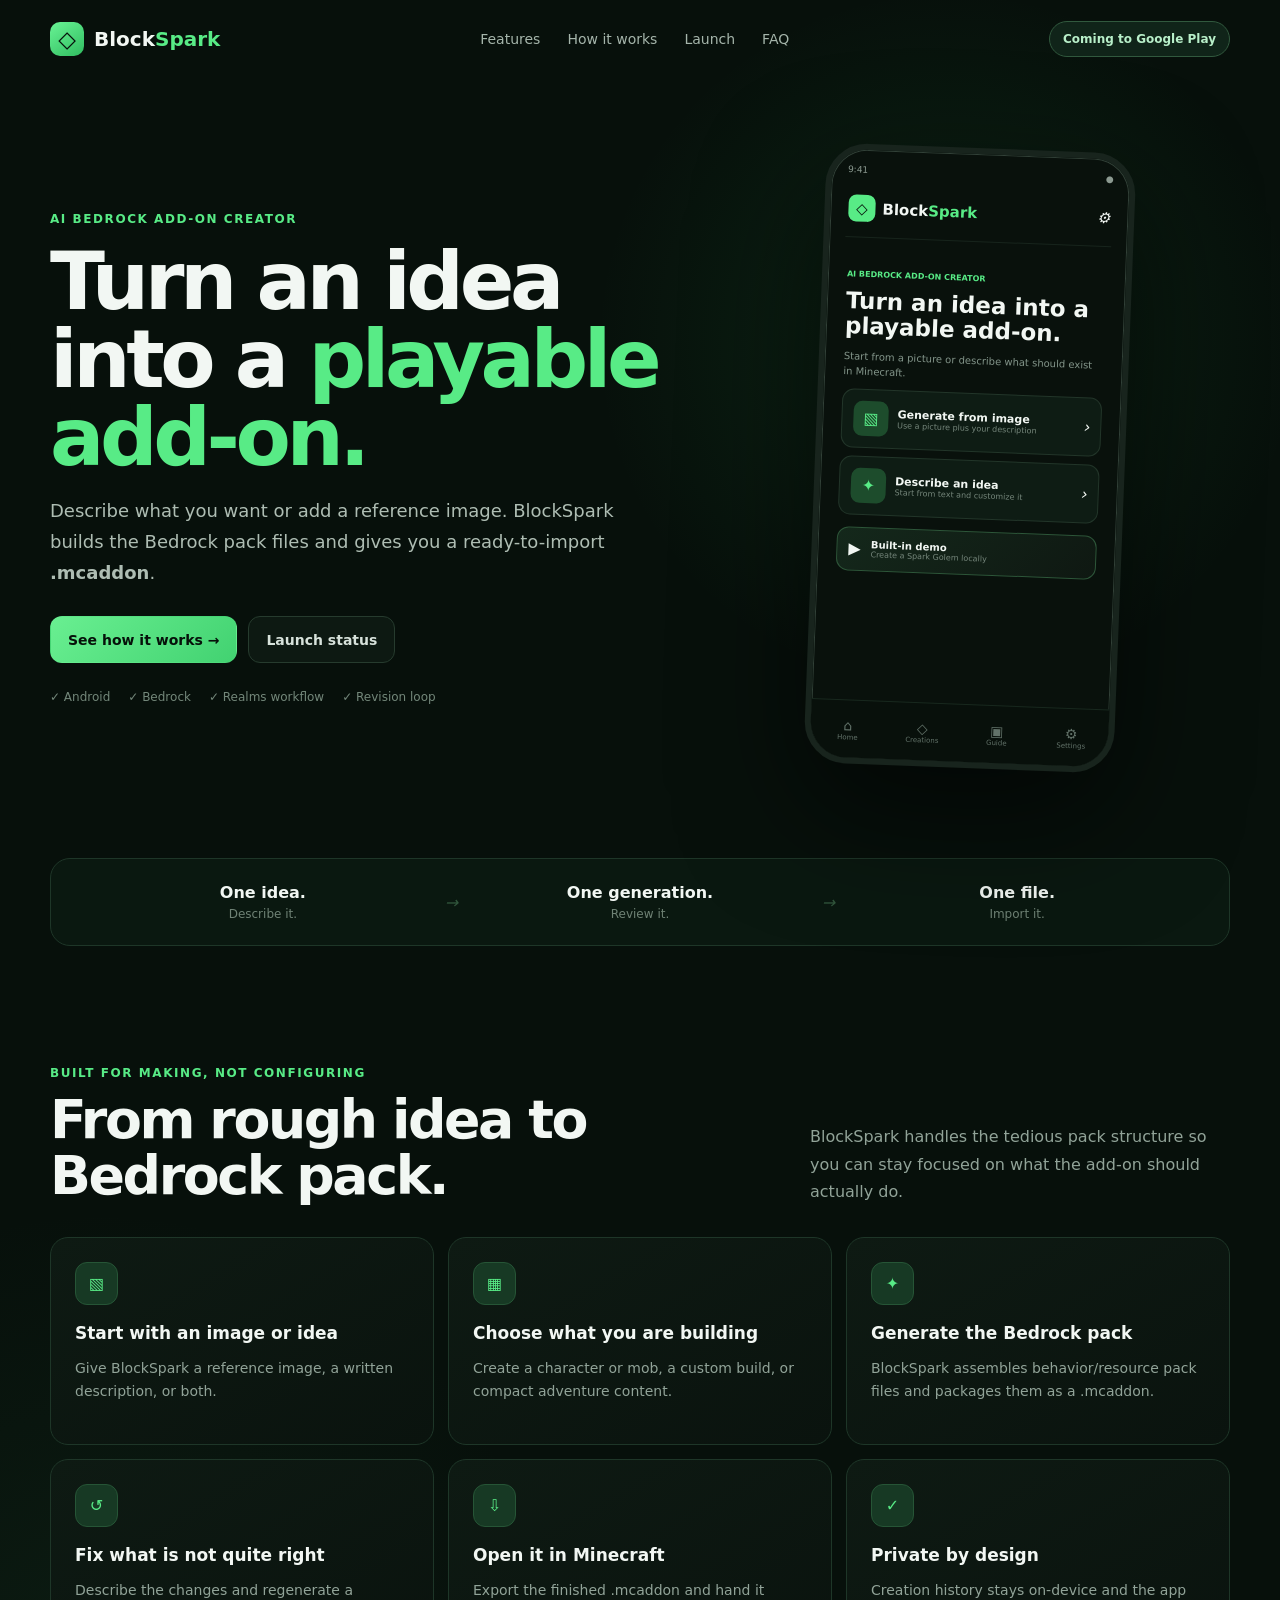
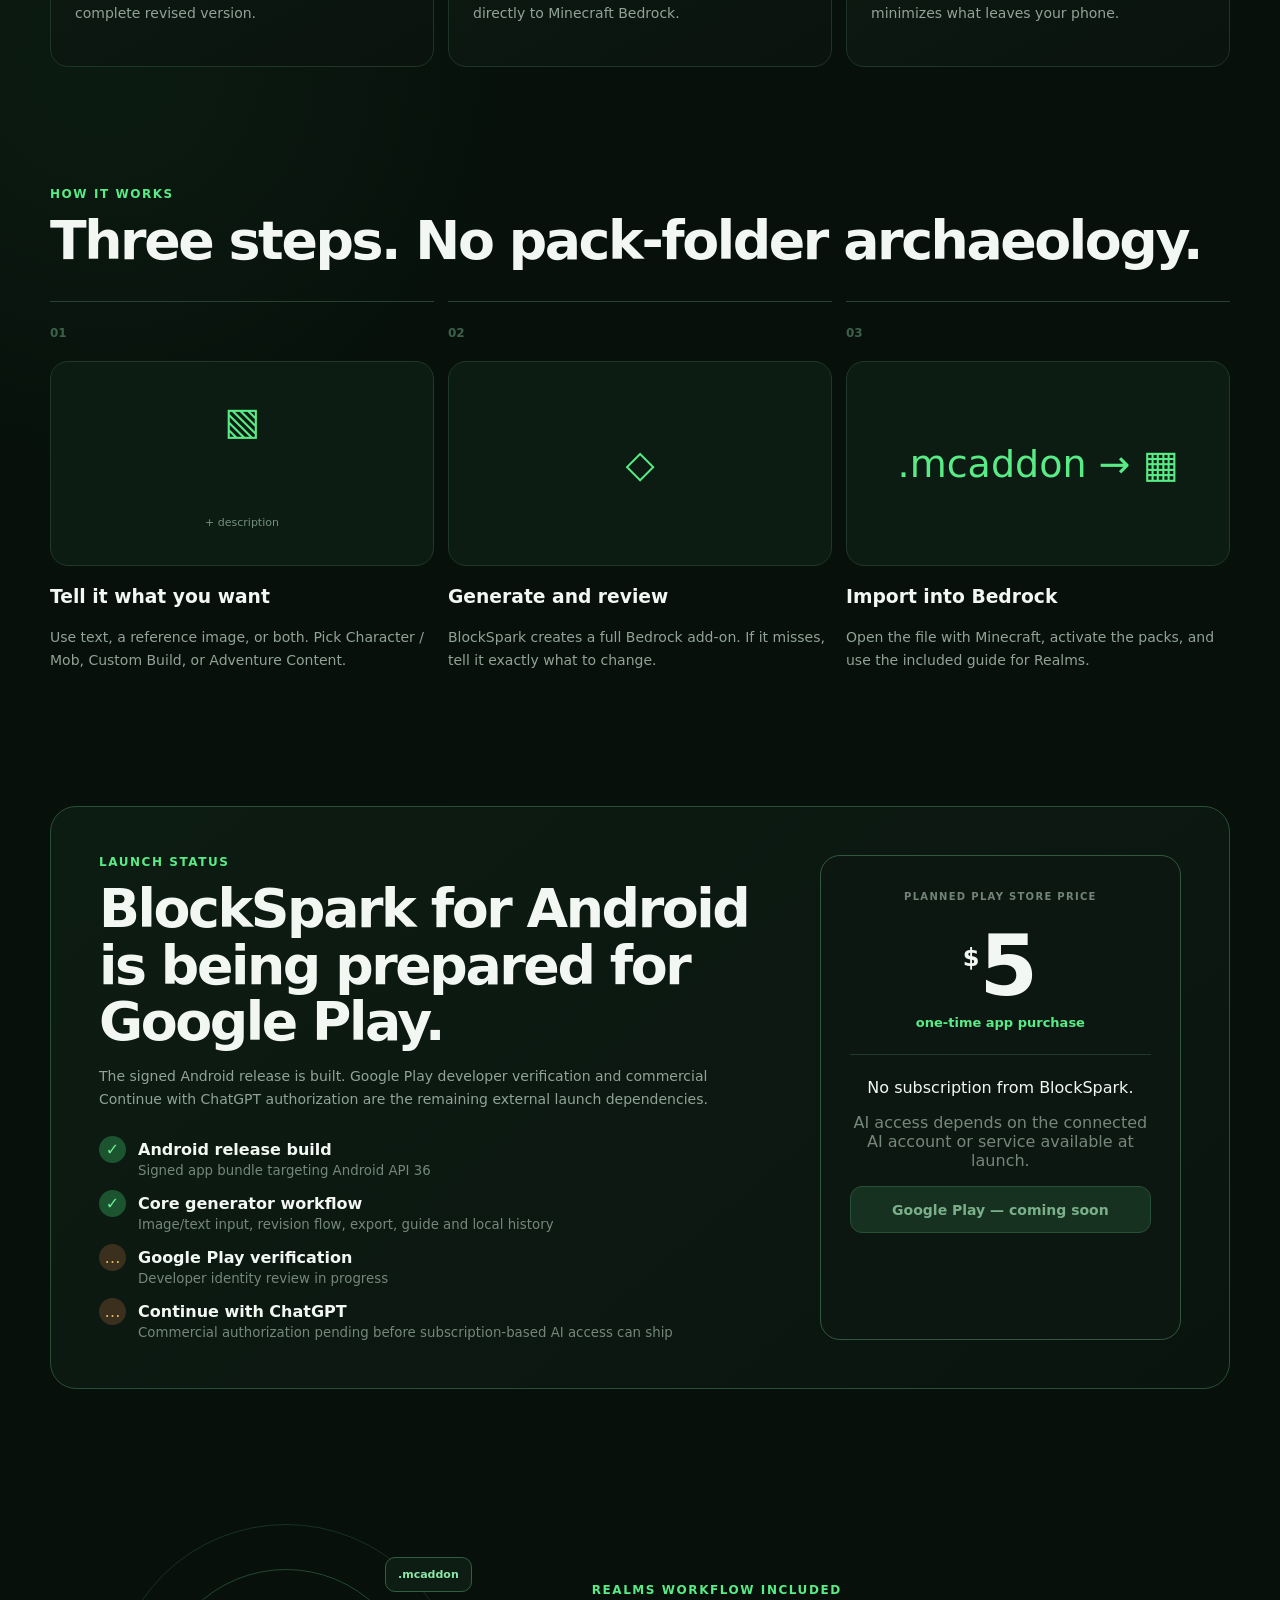
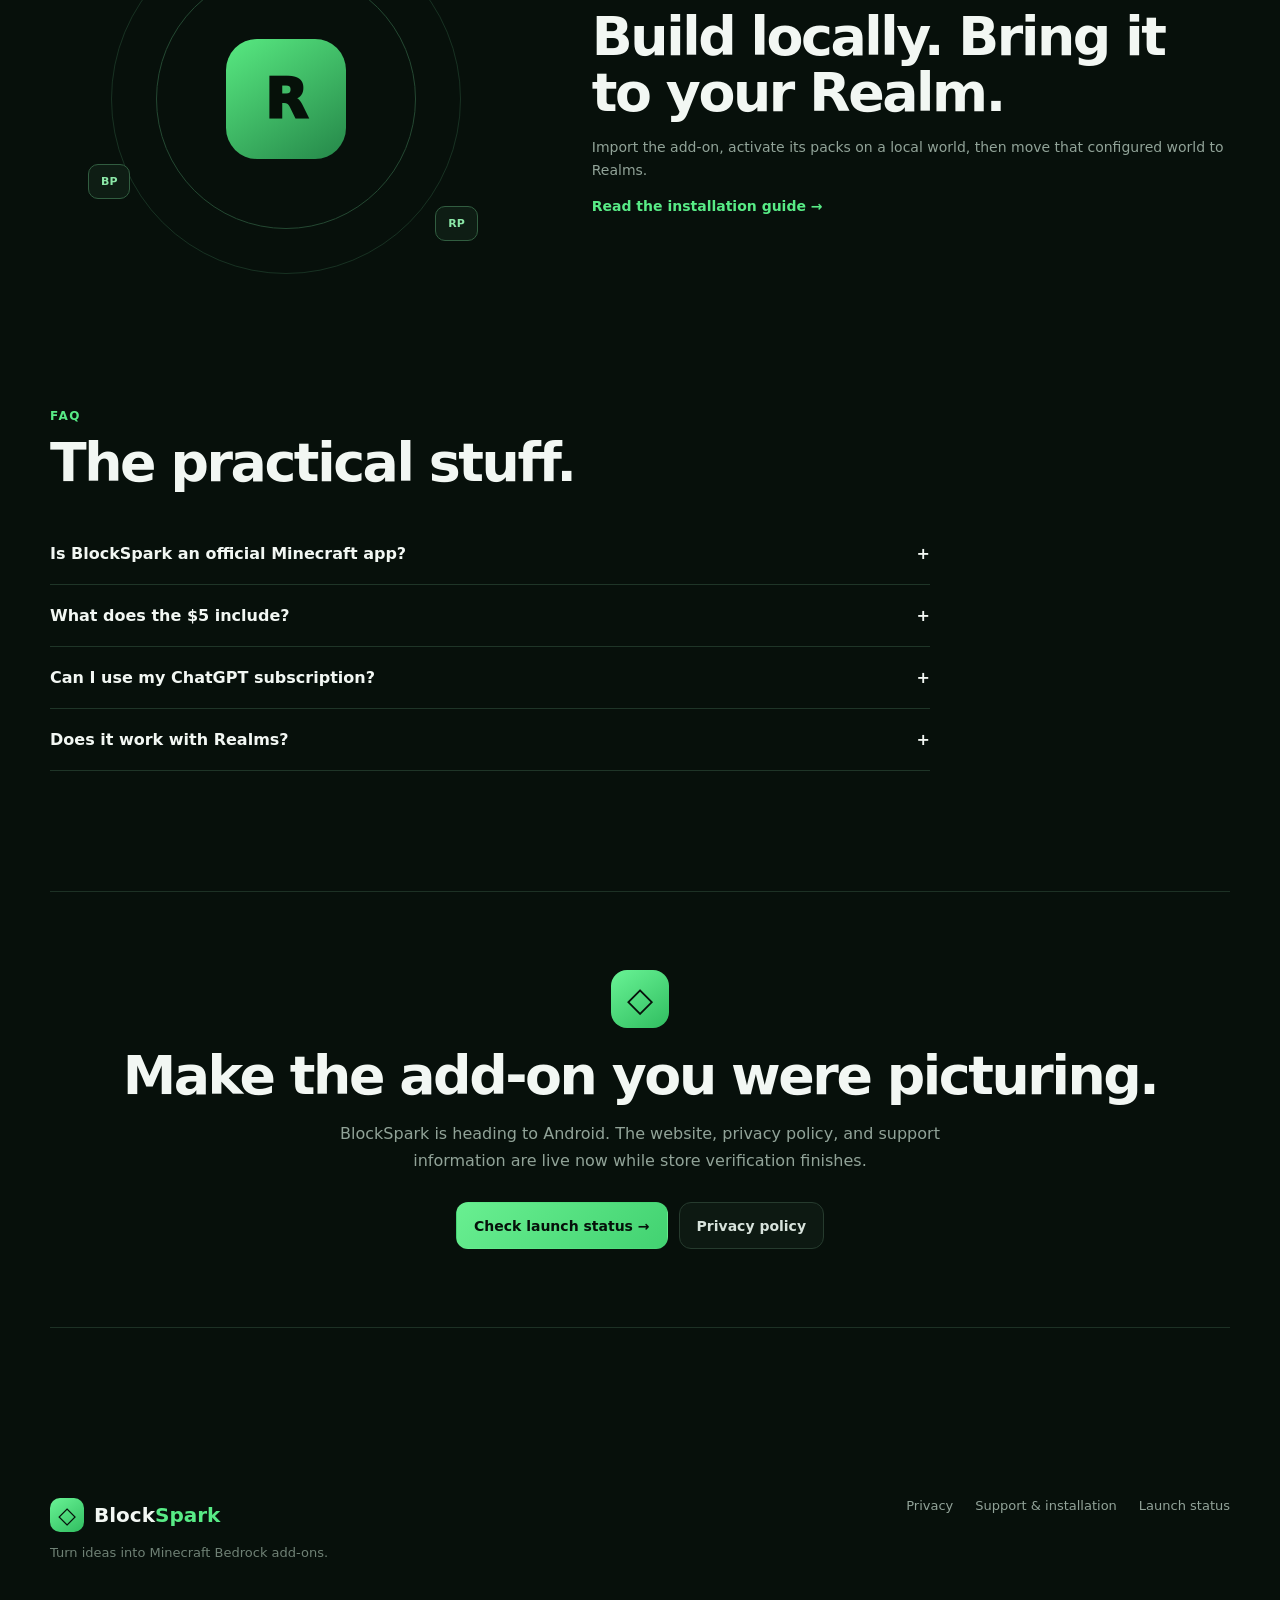
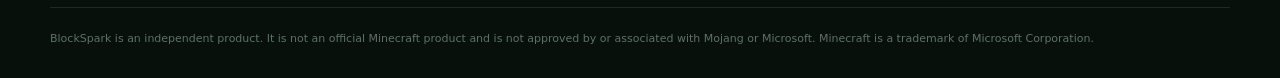
<file: index.html>
<!doctype html>
<html lang="en">
<head>
<meta charset="utf-8">
<meta name="viewport" content="width=device-width,initial-scale=1">
<title>BlockSpark — Turn ideas into Minecraft Bedrock add-ons</title>
<meta name="description" content="BlockSpark turns a written idea or reference image into a ready-to-import Minecraft Bedrock .mcaddon.">
<link rel="stylesheet" href="styles.css">
</head>
<body>
<header class="top">
  <a class="brand" href="./"><span class="mark">◇</span><span>Block<b>Spark</b></span></a>
  <nav><a href="#features">Features</a><a href="#how">How it works</a><a href="#launch">Launch</a><a href="#faq">FAQ</a></nav>
  <a class="pill" href="#launch">Coming to Google Play</a>
</header>
<main>
<section class="hero">
  <div class="copy">
    <div class="eyebrow">AI BEDROCK ADD-ON CREATOR</div>
    <h1>Turn an idea into a <span>playable add-on.</span></h1>
    <p>Describe what you want or add a reference image. BlockSpark builds the Bedrock pack files and gives you a ready-to-import <strong>.mcaddon</strong>.</p>
    <div class="actions"><a class="btn primary" href="#how">See how it works →</a><a class="btn" href="#launch">Launch status</a></div>
    <div class="proof"><span>✓ Android</span><span>✓ Bedrock</span><span>✓ Realms workflow</span><span>✓ Revision loop</span></div>
  </div>
  <div class="phonewrap">
    <div class="phone">
      <div class="status">9:41 <span>●</span></div>
      <div class="appbrand"><span class="mini">◇</span><b>Block<span>Spark</span></b><i>⚙</i></div>
      <div class="inside">
        <small>AI BEDROCK ADD-ON CREATOR</small>
        <h3>Turn an idea into a playable add-on.</h3>
        <p>Start from a picture or describe what should exist in Minecraft.</p>
        <div class="appcard"><span>▧</span><div><b>Generate from image</b><small>Use a picture plus your description</small></div><i>›</i></div>
        <div class="appcard"><span>✦</span><div><b>Describe an idea</b><small>Start from text and customize it</small></div><i>›</i></div>
        <div class="demo"><span>▶</span><div><b>Built-in demo</b><small>Create a Spark Golem locally</small></div></div>
      </div>
      <div class="bottomnav"><span>⌂<small>Home</small></span><span>◇<small>Creations</small></span><span>▣<small>Guide</small></span><span>⚙<small>Settings</small></span></div>
    </div>
  </div>
</section>

<section class="strip">
  <div><b>One idea.</b><span>Describe it.</span></div><i>→</i>
  <div><b>One generation.</b><span>Review it.</span></div><i>→</i>
  <div><b>One file.</b><span>Import it.</span></div>
</section>

<section class="section" id="features">
  <div class="head"><div><div class="eyebrow">BUILT FOR MAKING, NOT CONFIGURING</div><h2>From rough idea to Bedrock pack.</h2></div><p>BlockSpark handles the tedious pack structure so you can stay focused on what the add-on should actually do.</p></div>
  <div class="grid">
    <article><div class="ico">▧</div><h3>Start with an image or idea</h3><p>Give BlockSpark a reference image, a written description, or both.</p></article>
    <article><div class="ico">▦</div><h3>Choose what you are building</h3><p>Create a character or mob, a custom build, or compact adventure content.</p></article>
    <article><div class="ico">✦</div><h3>Generate the Bedrock pack</h3><p>BlockSpark assembles behavior/resource pack files and packages them as a .mcaddon.</p></article>
    <article><div class="ico">↺</div><h3>Fix what is not quite right</h3><p>Describe the changes and regenerate a complete revised version.</p></article>
    <article><div class="ico">⇩</div><h3>Open it in Minecraft</h3><p>Export the finished .mcaddon and hand it directly to Minecraft Bedrock.</p></article>
    <article><div class="ico">✓</div><h3>Private by design</h3><p>Creation history stays on-device and the app minimizes what leaves your phone.</p></article>
  </div>
</section>

<section class="section" id="how">
  <div class="head"><div><div class="eyebrow">HOW IT WORKS</div><h2>Three steps. No pack-folder archaeology.</h2></div></div>
  <div class="steps">
    <article><b class="num">01</b><div class="art">▧ <small>+ description</small></div><h3>Tell it what you want</h3><p>Use text, a reference image, or both. Pick Character / Mob, Custom Build, or Adventure Content.</p></article>
    <article><b class="num">02</b><div class="art">◇</div><h3>Generate and review</h3><p>BlockSpark creates a full Bedrock add-on. If it misses, tell it exactly what to change.</p></article>
    <article><b class="num">03</b><div class="art">.mcaddon → ▦</div><h3>Import into Bedrock</h3><p>Open the file with Minecraft, activate the packs, and use the included guide for Realms.</p></article>
  </div>
</section>

<section class="section launch" id="launch">
  <div>
    <div class="eyebrow">LAUNCH STATUS</div>
    <h2>BlockSpark for Android is being prepared for Google Play.</h2>
    <p>The signed Android release is built. Google Play developer verification and commercial Continue with ChatGPT authorization are the remaining external launch dependencies.</p>
    <div class="statuses">
      <div><span class="ok">✓</span><b>Android release build</b><small>Signed app bundle targeting Android API 36</small></div>
      <div><span class="ok">✓</span><b>Core generator workflow</b><small>Image/text input, revision flow, export, guide and local history</small></div>
      <div><span class="wait">…</span><b>Google Play verification</b><small>Developer identity review in progress</small></div>
      <div><span class="wait">…</span><b>Continue with ChatGPT</b><small>Commercial authorization pending before subscription-based AI access can ship</small></div>
    </div>
  </div>
  <aside class="price">
    <small>PLANNED PLAY STORE PRICE</small>
    <div><sup>$</sup>5</div>
    <strong>one-time app purchase</strong>
    <hr>
    <p>No subscription from BlockSpark.</p>
    <p class="muted">AI access depends on the connected AI account or service available at launch.</p>
    <span class="btn disabled">Google Play — coming soon</span>
  </aside>
</section>

<section class="section realms">
  <div class="realmvisual"><div class="orbit one"></div><div class="orbit two"></div><div class="core">R</div><span class="chip a">.mcaddon</span><span class="chip b">BP</span><span class="chip c">RP</span></div>
  <div><div class="eyebrow">REALMS WORKFLOW INCLUDED</div><h2>Build locally. Bring it to your Realm.</h2><p>Import the add-on, activate its packs on a local world, then move that configured world to Realms.</p><a class="link" href="support/">Read the installation guide →</a></div>
</section>

<section class="section" id="faq">
  <div class="head"><div><div class="eyebrow">FAQ</div><h2>The practical stuff.</h2></div></div>
  <div class="faq">
    <details><summary>Is BlockSpark an official Minecraft app?<span>+</span></summary><p>No. BlockSpark is an independent creation tool and is not approved by, sponsored by, or associated with Mojang or Microsoft.</p></details>
    <details><summary>What does the $5 include?<span>+</span></summary><p>The planned Play Store price is a one-time $5 purchase for the Android app. AI service access is separate from the app purchase.</p></details>
    <details><summary>Can I use my ChatGPT subscription?<span>+</span></summary><p>That is the launch target. Continue with ChatGPT support is being prepared so eligible users can connect without pasting an API key. Commercial authorization from OpenAI is currently pending.</p></details>
    <details><summary>Does it work with Realms?<span>+</span></summary><p>Yes. Activate the generated packs on a local Bedrock world first, then upload or replace the Realm world with that configured world.</p></details>
  </div>
</section>

<section class="final"><span class="mark big">◇</span><h2>Make the add-on you were picturing.</h2><p>BlockSpark is heading to Android. The website, privacy policy, and support information are live now while store verification finishes.</p><div class="actions center"><a class="btn primary" href="#launch">Check launch status →</a><a class="btn" href="privacy/">Privacy policy</a></div></section>
</main>
<footer>
  <div class="footmain"><div><a class="brand" href="./"><span class="mark">◇</span><span>Block<b>Spark</b></span></a><p>Turn ideas into Minecraft Bedrock add-ons.</p></div><div class="footlinks"><a href="privacy/">Privacy</a><a href="support/">Support & installation</a><a href="#launch">Launch status</a></div></div>
  <div class="legal">BlockSpark is an independent product. It is not an official Minecraft product and is not approved by or associated with Mojang or Microsoft. Minecraft is a trademark of Microsoft Corporation.</div>
</footer>
</body>
</html>
</file>
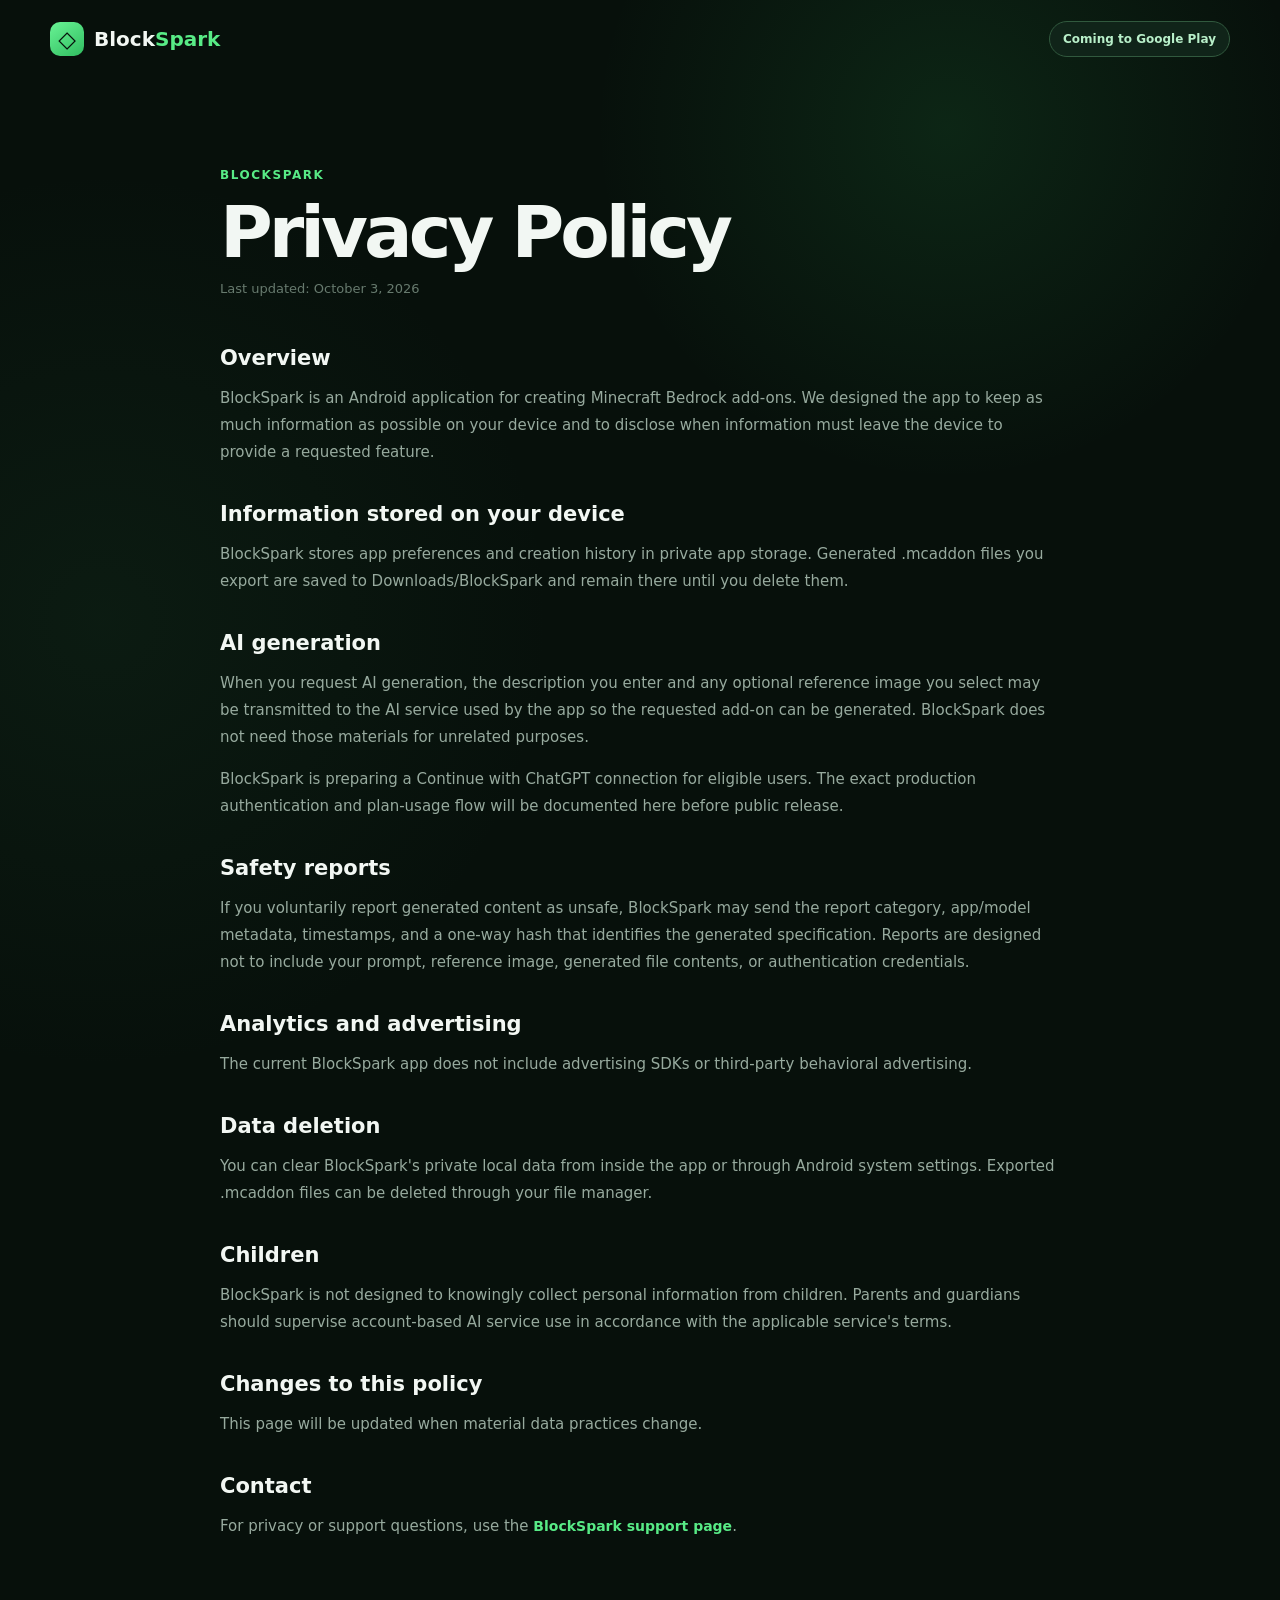
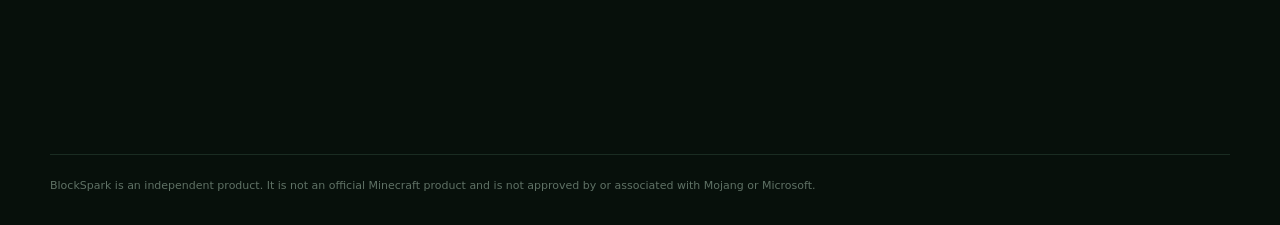
<file: privacy/index.html>
<!doctype html><html lang="en"><head><meta charset="utf-8"><meta name="viewport" content="width=device-width,initial-scale=1"><title>Privacy Policy — BlockSpark</title><link rel="stylesheet" href="../styles.css"></head><body><header class="top"><a class="brand" href="../"><span class="mark">◇</span><span>Block<b>Spark</b></span></a><a class="pill" href="../#launch">Coming to Google Play</a></header><main class="legalpage"><div class="eyebrow">BLOCKSPARK</div><h1>Privacy Policy</h1><p class="updated">Last updated: October 3, 2026</p><section><h2>Overview</h2><p>BlockSpark is an Android application for creating Minecraft Bedrock add-ons. We designed the app to keep as much information as possible on your device and to disclose when information must leave the device to provide a requested feature.</p></section><section><h2>Information stored on your device</h2><p>BlockSpark stores app preferences and creation history in private app storage. Generated .mcaddon files you export are saved to Downloads/BlockSpark and remain there until you delete them.</p></section><section><h2>AI generation</h2><p>When you request AI generation, the description you enter and any optional reference image you select may be transmitted to the AI service used by the app so the requested add-on can be generated. BlockSpark does not need those materials for unrelated purposes.</p><p>BlockSpark is preparing a Continue with ChatGPT connection for eligible users. The exact production authentication and plan-usage flow will be documented here before public release.</p></section><section><h2>Safety reports</h2><p>If you voluntarily report generated content as unsafe, BlockSpark may send the report category, app/model metadata, timestamps, and a one-way hash that identifies the generated specification. Reports are designed not to include your prompt, reference image, generated file contents, or authentication credentials.</p></section><section><h2>Analytics and advertising</h2><p>The current BlockSpark app does not include advertising SDKs or third-party behavioral advertising.</p></section><section><h2>Data deletion</h2><p>You can clear BlockSpark's private local data from inside the app or through Android system settings. Exported .mcaddon files can be deleted through your file manager.</p></section><section><h2>Children</h2><p>BlockSpark is not designed to knowingly collect personal information from children. Parents and guardians should supervise account-based AI service use in accordance with the applicable service's terms.</p></section><section><h2>Changes to this policy</h2><p>This page will be updated when material data practices change.</p></section><section><h2>Contact</h2><p>For privacy or support questions, use the <a class="link" href="../support/">BlockSpark support page</a>.</p></section></main><footer><div class="legal">BlockSpark is an independent product. It is not an official Minecraft product and is not approved by or associated with Mojang or Microsoft.</div></footer></body></html>
</file>
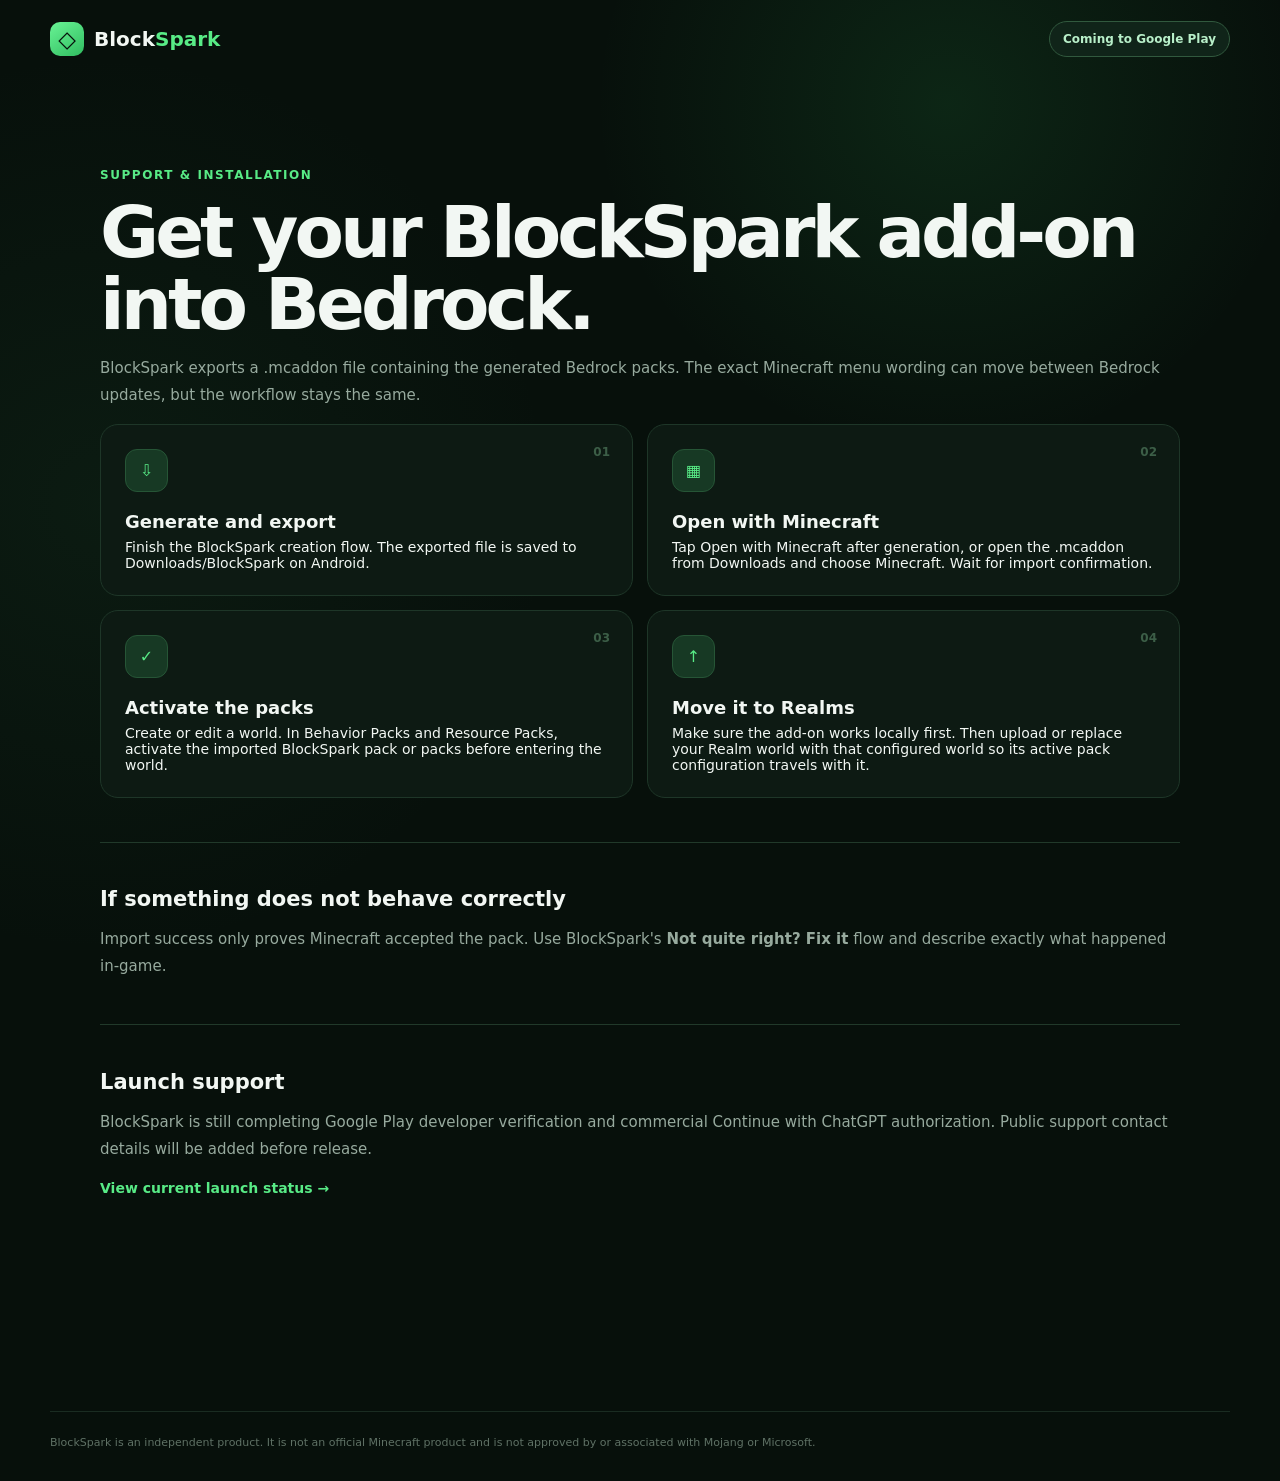
<file: support/index.html>
<!doctype html><html lang="en"><head><meta charset="utf-8"><meta name="viewport" content="width=device-width,initial-scale=1"><title>Support & Installation — BlockSpark</title><link rel="stylesheet" href="../styles.css"></head><body><header class="top"><a class="brand" href="../"><span class="mark">◇</span><span>Block<b>Spark</b></span></a><a class="pill" href="../#launch">Coming to Google Play</a></header><main class="legalpage support"><div class="eyebrow">SUPPORT & INSTALLATION</div><h1>Get your BlockSpark add-on into Bedrock.</h1><p class="supportlede">BlockSpark exports a .mcaddon file containing the generated Bedrock packs. The exact Minecraft menu wording can move between Bedrock updates, but the workflow stays the same.</p><div class="supportgrid"><article><span>01</span><div class="ico">⇩</div><h2>Generate and export</h2><p>Finish the BlockSpark creation flow. The exported file is saved to Downloads/BlockSpark on Android.</p></article><article><span>02</span><div class="ico">▦</div><h2>Open with Minecraft</h2><p>Tap Open with Minecraft after generation, or open the .mcaddon from Downloads and choose Minecraft. Wait for import confirmation.</p></article><article><span>03</span><div class="ico">✓</div><h2>Activate the packs</h2><p>Create or edit a world. In Behavior Packs and Resource Packs, activate the imported BlockSpark pack or packs before entering the world.</p></article><article><span>04</span><div class="ico">↑</div><h2>Move it to Realms</h2><p>Make sure the add-on works locally first. Then upload or replace your Realm world with that configured world so its active pack configuration travels with it.</p></article></div><section class="trouble"><h2>If something does not behave correctly</h2><p>Import success only proves Minecraft accepted the pack. Use BlockSpark's <strong>Not quite right? Fix it</strong> flow and describe exactly what happened in-game.</p></section><section class="trouble"><h2>Launch support</h2><p>BlockSpark is still completing Google Play developer verification and commercial Continue with ChatGPT authorization. Public support contact details will be added before release.</p><a class="link" href="../#launch">View current launch status →</a></section></main><footer><div class="legal">BlockSpark is an independent product. It is not an official Minecraft product and is not approved by or associated with Mojang or Microsoft.</div></footer></body></html>
</file>
<file: styles.css>
:root{--bg:#07100b;--panel:#0e1c14;--line:#1e3628;--text:#f2f7f3;--muted:#91a398;--green:#58eb86;--amber:#e7b65f}*{box-sizing:border-box}html{scroll-behavior:smooth}body{margin:0;background:radial-gradient(circle at 74% 7%,rgba(52,196,95,.12),transparent 22rem),radial-gradient(circle at 8% 34%,rgba(43,108,66,.12),transparent 28rem),var(--bg);color:var(--text);font-family:Inter,ui-sans-serif,system-ui,-apple-system,BlinkMacSystemFont,"Segoe UI",sans-serif}a{color:inherit;text-decoration:none}.top{width:min(1180px,calc(100% - 40px));height:78px;margin:0 auto;display:flex;align-items:center;gap:36px}.brand{display:inline-flex;align-items:center;gap:10px;font-size:20px;font-weight:700}.brand b{color:var(--green)}.mark{width:34px;height:34px;border-radius:10px;display:grid;place-items:center;color:#07100b;background:linear-gradient(145deg,#69f395,#30bd60);font-size:23px;font-weight:900}.top nav{display:flex;align-items:center;gap:27px;margin-left:auto}.top nav a{color:#a5b5ab;font-size:14px}.pill{margin-left:auto;display:inline-flex;align-items:center;border:1px solid #31593e;color:#b8efc9;background:#102419;padding:10px 13px;border-radius:999px;font-size:12px;font-weight:750}.hero{min-height:680px;width:min(1180px,calc(100% - 40px));margin:40px auto 0;display:grid;grid-template-columns:1.08fr .92fr;align-items:center;gap:50px}.eyebrow{color:var(--green);font-size:12px;font-weight:850;letter-spacing:.13em}.hero h1{margin:16px 0 20px;max-width:680px;font-size:clamp(48px,6.3vw,84px);line-height:.97;letter-spacing:-.055em}.hero h1 span{color:var(--green)}.hero .copy>p{max-width:650px;color:#aebdb3;font-size:18px;line-height:1.7}.actions{display:flex;flex-wrap:wrap;gap:11px;margin-top:28px}.center{justify-content:center}.btn{min-height:47px;display:inline-flex;align-items:center;justify-content:center;padding:0 17px;border-radius:12px;font-size:14px;font-weight:800;border:1px solid #263b2e;background:#0d1912;color:#d7e2db}.primary{color:#06110a;background:linear-gradient(135deg,#69ef91,#42d271);border-color:transparent}.proof{display:flex;flex-wrap:wrap;gap:18px;margin-top:27px;color:#73877a;font-size:12px}.phonewrap{min-height:610px;display:grid;place-items:center}.phone{width:310px;height:620px;border:6px solid #18241d;border-radius:42px;padding:15px 16px 0;background:#09110c;box-shadow:0 45px 120px #0009,inset 0 0 0 1px #314037;position:relative;overflow:hidden;transform:rotate(2.2deg)}.status{height:23px;display:flex;justify-content:space-between;font-size:9px;color:#8c9a91}.appbrand{display:flex;align-items:center;gap:7px;padding:7px 2px 15px;font-size:15px;border-bottom:1px solid #17241c}.appbrand b span{color:var(--green)}.appbrand i{margin-left:auto}.mini{width:27px;height:27px;border-radius:8px;display:grid;place-items:center;background:var(--green);color:#06110a;font-weight:900}.inside{padding:24px 3px 16px}.inside>small{font-size:8px;color:var(--green);font-weight:900}.inside h3{font-size:23px;line-height:1.08;margin:8px 0}.inside>p{font-size:10px;color:#83958a;line-height:1.5}.appcard{display:grid;grid-template-columns:35px 1fr auto;align-items:center;gap:9px;background:#0e1c14;border:1px solid #223529;border-radius:12px;padding:11px;margin:8px 0}.appcard>span{width:35px;height:35px;border-radius:9px;background:#1d4c2c;color:var(--green);display:grid;place-items:center}.appcard div{display:flex;flex-direction:column}.appcard b{font-size:11px}.appcard small,.demo small{color:#75867b;font-size:8px}.demo{margin-top:12px;background:linear-gradient(135deg,#14281b,#0f1812);border:1px solid #2d5639;padding:11px;border-radius:12px;display:flex;gap:10px;align-items:center}.demo div{display:flex;flex-direction:column;font-size:10px}.bottomnav{position:absolute;left:0;right:0;bottom:0;height:58px;background:#08100b;border-top:1px solid #18281e;display:grid;grid-template-columns:repeat(4,1fr)}.bottomnav span{display:flex;flex-direction:column;align-items:center;justify-content:center;color:#627269;font-size:14px}.bottomnav small{font-size:7px}.strip,.section{width:min(1180px,calc(100% - 40px));margin:120px auto}.strip{margin-top:60px;border:1px solid var(--line);background:rgba(13,29,19,.65);border-radius:20px;display:grid;grid-template-columns:1fr auto 1fr auto 1fr;align-items:center;padding:24px 30px}.strip div{display:flex;flex-direction:column;align-items:center;gap:5px}.strip span{color:#6f8275;font-size:12px}.strip i{color:#31563c}.head{display:flex;align-items:end;justify-content:space-between;gap:30px;margin-bottom:32px}.head h2,.launch h2,.realms h2,.final h2{font-size:clamp(34px,4.2vw,54px);line-height:1.05;letter-spacing:-.045em;margin:12px 0 0}.head>p{max-width:420px;margin:0;color:var(--muted);line-height:1.7}.grid{display:grid;grid-template-columns:repeat(3,1fr);gap:14px}.grid article{padding:24px;min-height:208px;border:1px solid var(--line);border-radius:18px;background:linear-gradient(150deg,#0e1a13,#0a130e)}.ico{width:43px;height:43px;border-radius:12px;display:grid;place-items:center;color:var(--green);background:#173924;border:1px solid #265536}.grid h3{font-size:17px;margin:18px 0 8px}.grid p,.steps p,.launch>div>p,.realms p{color:var(--muted);line-height:1.65;font-size:14px}.steps{display:grid;grid-template-columns:repeat(3,1fr);gap:14px}.steps article{border-top:1px solid #284132;padding-top:20px}.num{color:#3c6149;font-size:12px}.art{height:205px;margin:20px 0;border-radius:18px;border:1px solid #1f3829;background:#0d1c13;display:grid;place-items:center;color:var(--green);font-size:38px}.art small{display:block;font-size:11px;color:#74907d}.launch{display:grid;grid-template-columns:1.3fr .7fr;gap:50px;padding:48px;border:1px solid #285036;border-radius:26px;background:linear-gradient(140deg,#0d1c13,#0a140f)}.statuses{display:grid;gap:12px;margin-top:25px}.statuses div{display:grid;grid-template-columns:27px 1fr;gap:0 12px;align-items:center}.statuses small{grid-column:2;color:#74877a}.ok,.wait{width:27px;height:27px;border-radius:50%;display:grid;place-items:center}.ok{background:#1c5430;color:#6bf094}.wait{background:#3a301d;color:var(--amber)}.price{border:1px solid #31583e;background:#0d1711;border-radius:20px;padding:29px;text-align:center}.price>small{color:#718478;font-size:10px;font-weight:850;letter-spacing:.13em}.price>div{font-size:84px;line-height:1;font-weight:850;margin:20px 0 4px}.price sup{font-size:24px}.price strong{color:var(--green);font-size:13px}.price hr{border:0;border-top:1px solid #21392a;margin:23px 0}.price .muted{color:#75877b}.disabled{width:100%;background:#173120;color:#7aaf8a;border-color:#275036}.realms{display:grid;grid-template-columns:.85fr 1.15fr;align-items:center;gap:70px}.realmvisual{height:380px;position:relative;display:grid;place-items:center}.core{width:120px;height:120px;border-radius:31px;display:grid;place-items:center;background:linear-gradient(145deg,#58e981,#258749);color:#061109;font-size:56px;font-weight:950}.orbit{position:absolute;border:1px solid #244832;border-radius:50%}.one{width:260px;height:260px}.two{width:350px;height:350px;opacity:.6}.chip{position:absolute;background:#0e1d14;border:1px solid #315d40;border-radius:10px;color:#8be7a7;padding:10px 12px;font-size:11px;font-weight:850}.chip.a{top:48px;right:50px}.chip.b{left:38px;bottom:90px}.chip.c{right:44px;bottom:48px}.link{color:var(--green);font-weight:800;font-size:14px}.faq{max-width:880px}.faq details{border-bottom:1px solid #1f3528}.faq summary{cursor:pointer;list-style:none;padding:21px 0;display:flex;justify-content:space-between;font-size:16px;font-weight:750}.faq details p{color:var(--muted);line-height:1.7;margin:0;padding:0 0 22px}.final{width:min(1180px,calc(100% - 40px));margin:120px auto;text-align:center;padding:78px 25px;border-top:1px solid #1d3125;border-bottom:1px solid #1d3125}.big{width:58px;height:58px;border-radius:16px;margin:0 auto 20px;font-size:34px}.final p{max-width:650px;margin:15px auto 0;color:var(--muted);line-height:1.7}footer{width:min(1180px,calc(100% - 40px));margin:0 auto;padding:50px 0 30px}.footmain{display:flex;justify-content:space-between;gap:40px}.footmain p{color:#6f8175;font-size:13px}.footlinks{display:flex;gap:22px;flex-wrap:wrap;font-size:13px;color:#92a399}.legal{border-top:1px solid #1a2c22;margin-top:34px;padding-top:22px;color:#5f7165;font-size:11px;line-height:1.6}.legalpage{width:min(840px,calc(100% - 40px));margin:90px auto 130px}.legalpage h1{font-size:clamp(46px,7vw,72px);letter-spacing:-.055em;line-height:1;margin:14px 0 10px}.updated{color:#677a6e;font-size:13px;margin-bottom:50px}.legalpage section{margin:36px 0}.legalpage section h2{font-size:21px;margin-bottom:10px}.legalpage section p,.supportlede{color:#97aa9e;line-height:1.8;font-size:15px}.support{width:min(1080px,calc(100% - 40px))}.supportgrid{display:grid;grid-template-columns:repeat(2,1fr);gap:14px}.supportgrid article{border:1px solid var(--line);border-radius:18px;padding:24px;background:#0d1a13;position:relative}.supportgrid article>span{position:absolute;right:22px;top:20px;color:#3c5e47;font-size:12px;font-weight:900}.supportgrid h2{font-size:18px!important;margin:19px 0 7px!important}.supportgrid p{font-size:14px!important;margin:0}.trouble{border-top:1px solid #21392a;padding-top:27px;margin-top:44px!important}@media(max-width:900px){.top nav{display:none}.hero{grid-template-columns:1fr}.grid{grid-template-columns:repeat(2,1fr)}.steps{grid-template-columns:1fr;gap:36px}.launch{grid-template-columns:1fr}.realms{grid-template-columns:1fr}.realmvisual{order:2}.head{align-items:flex-start;flex-direction:column}}@media(max-width:620px){.top,.hero,.section,.strip,footer,.legalpage,.support{width:calc(100% - 28px)}.top{height:68px}.pill{font-size:0;width:38px;height:38px;border-radius:11px}.pill:after{content:"✦";font-size:14px}.hero{min-height:0;margin-top:25px}.hero h1{font-size:49px}.hero .copy>p{font-size:16px}.phonewrap{min-height:590px;transform:scale(.92)}.strip{grid-template-columns:1fr;gap:15px;text-align:center;padding:22px}.strip i{transform:rotate(90deg)}.grid{grid-template-columns:1fr}.launch{padding:24px 19px}.head h2,.launch h2,.realms h2,.final h2{font-size:36px}.realmvisual{transform:scale(.84)}.footmain{flex-direction:column}.footlinks{flex-direction:column;gap:11px}.supportgrid{grid-template-columns:1fr}.legalpage{margin-top:60px}.legalpage h1{font-size:48px}}
</file>
